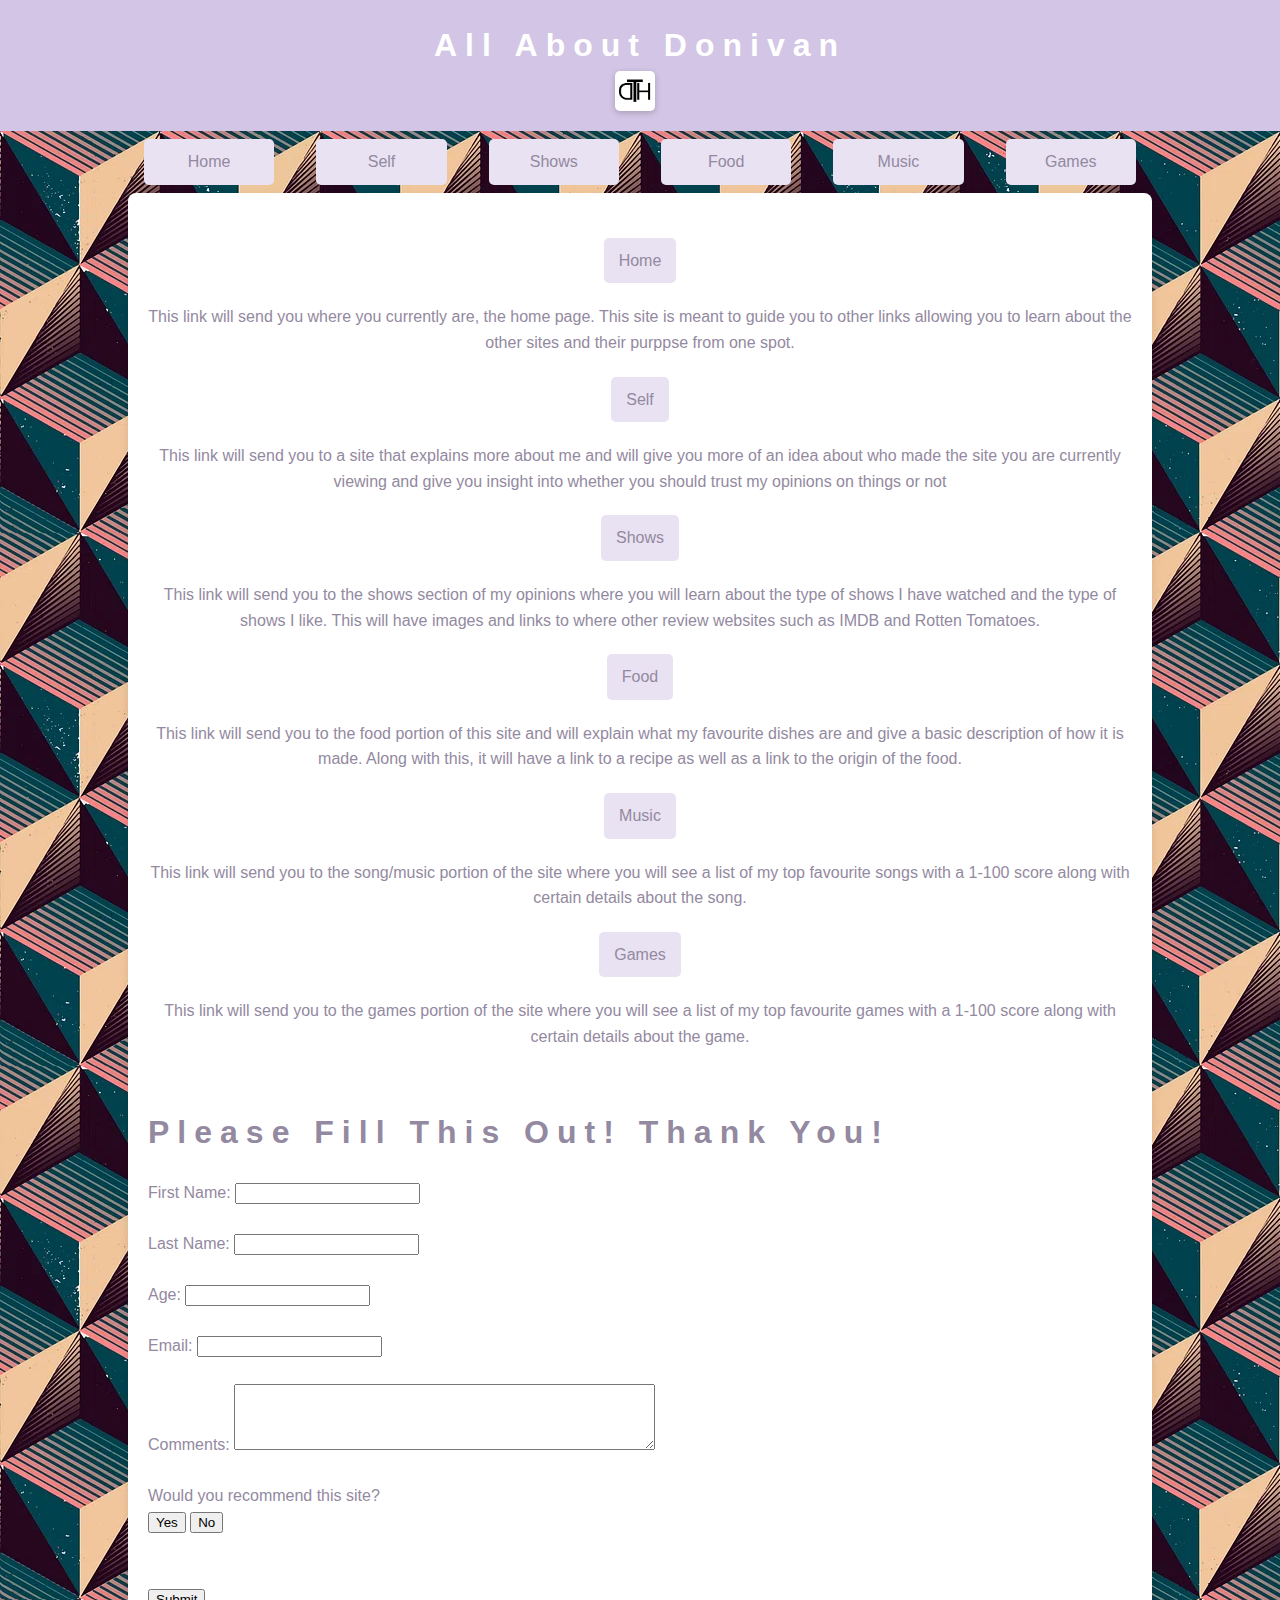
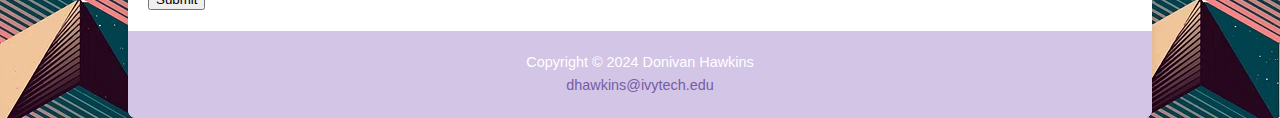
<file: index.html>
﻿<!DOCTYPE html>

<html lang="en" xmlns="http://www.w3.org/1999/xhtml">
<head>
    <meta charset="utf-8">
    <meta name="viewport" content="width=device-width, initial-scale=1.0">
    <meta name="description" content="Donivan Hawkins' Opinions On Shows, Games, Music, Food, and Descriptions About Himself">
    <title>All About Donivan :: Home</title>
    <link rel="icon" type="image/png" sizes="32x32" href="images/Logo1.png">
    <link rel="stylesheet" type="text/css" href="donivanCSS.css">
</head>
<body id="home">
    <header>
        <h1><a href="index.html">All About Donivan</a> </h1>
        <div class="image-gallery">
             <h1><img src="images/Logo/Logo1.png" alt="Logo" class="logo"> </h1>
        </div>
    </header>

        <nav>
            <ul>
                <li><a href="index.html">Home</a></li>
                <li><a href="self.html">Self</a></li>
                <li><a href="shows.html">Shows</a></li>
                <li><a href="food.html">Food</a></li>
                <li><a href="music.html">Music</a></li>
                <li><a href="games.html">Games</a></li>
            </ul>
        </nav>

    <div id="wrapper">
        <main>
            <div id="flow">
                <div>
                    <a href="index.html">Home</a>
                    <P>This link will send you where you currently are, the home page. This site is meant to guide you to other links
                    allowing you to learn about the other sites and their purppse from one spot.</p>
                    <a href="self.html">Self</a>
                    <P>This link will send you to a site that explains more about me and will give you more of an idea about who
                    made the site you are currently viewing and give you insight into whether you should trust my opinions on things or not</p>
                    <a href="shows.html">Shows</a>
                    <P>This link will send you to the shows section of my opinions where you will learn about the type of shows I have watched
                    and the type of shows I like. This will have images and links to where other review websites such as IMDB and Rotten Tomatoes.</p>
                    <a href="food.html">Food</a>
                    <P>This link will send you to the food portion of this site and will explain what my favourite dishes are and give a basic 
                    description of how it is made. Along with this, it will have a link to a recipe as well as a link to the origin of the food.</p>
                    <a href="music.html">Music</a>
                    <P>This link will send you to the song/music portion of the site where you will see a list of my top favourite
                    songs with a 1-100 score along with certain details about the song.</p>
                    <a href="games.html">Games</a>
                    <p>This link will send you to the games portion of the site where you will see a list of my top favourite
                    games with a 1-100 score along with certain details about the game.</p>
                </div>
            </div>

    <h1>Please Fill This Out! Thank You!</h1>
    <form id="basicForm" onsubmit="showConfirmation(event)">
        <label for="firstName">First Name:</label>
        <input type="text" id="firstName" name="firstName" pattern="^[A-Za-z]+$" required>
        <br><br>
        
        <label for="lastName">Last Name:</label>
        <input type="text" id="lastName" name="lastName" pattern="^[A-Za-z]+$" required>
        <br><br>

        <label for="age">Age:</label>
        <input type="number" id="age" name="age" required>
        <br><br>

        <label for="email">Email:</label>
        <input type="email" id="email" name="email" required>
        <br><br>

        <label for="comments">Comments:</label>
        <textarea id="comments" name="comments" rows="4" cols="50"></textarea>
        <br><br>

        <label>Would you recommend this site?</label>
        <div class="yes-no-buttons">
            <button type="button" onclick="setRecommendation(true)">Yes</button>
            <button type="button" onclick="setRecommendation(false)">No</button>
        </div>
        <input type="hidden" id="recommend" name="recommend">

        <br><br>
        <button type="submit">Submit</button>
    </form>

    <div id="confirmation" style="display: none;"></div>

    <script>
        let recommendation = null;

        function setRecommendation(value) {
            recommendation = value;
            document.getElementById("recommend").value = value;
        }

        function showConfirmation(event) {
            event.preventDefault();

            const firstName = document.getElementById("firstName").value;
            const lastName = document.getElementById("lastName").value;
            const email = document.getElementById("email").value;
            const age = document.getElementById("age").value;
            const comments = document.getElementById("comments").value;
            const recommend = recommendation === null ? "No response" : recommendation ? "Yes" : "No";

            const confirmationDiv = document.getElementById("confirmation");
            confirmationDiv.style.display = "block";
            confirmationDiv.innerHTML = `
                <b>Thank you for your submission!</b><br>
                <b>Name:</b> ${firstName} ${lastName}<br>
                <b>Age:</b> ${age}<br>
                <b>Email:</b> ${email}<br>
                <b>Comments:</b> ${comments}<br>
                <b>Would you recommend this site?</b> ${recommend}
            `;
        }
    </script>
    </main>
        <footer>
            Copyright © 2024 Donivan Hawkins<br>
            <a href="mailto:dhawkins@ivytech.edu">dhawkins@ivytech.edu</a>
        </footer>
    </div>
</body>

</html>
</file>
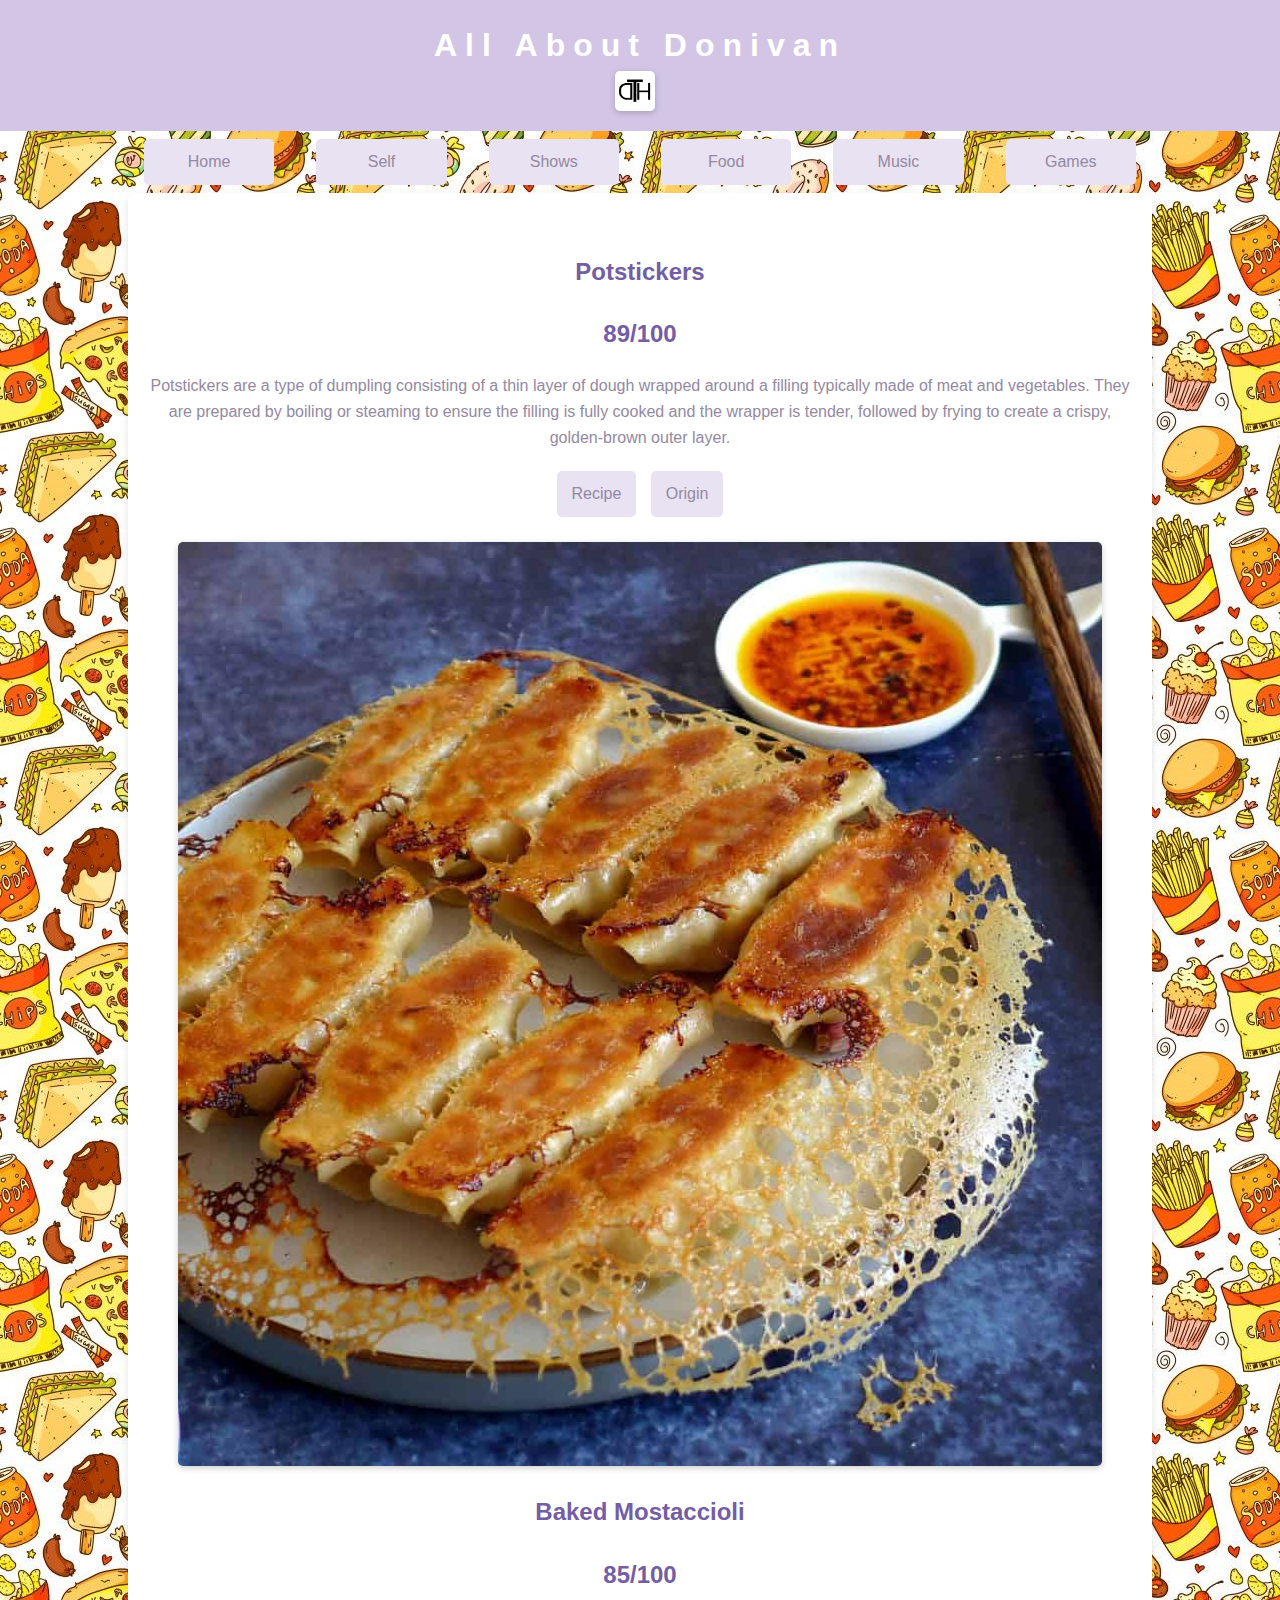
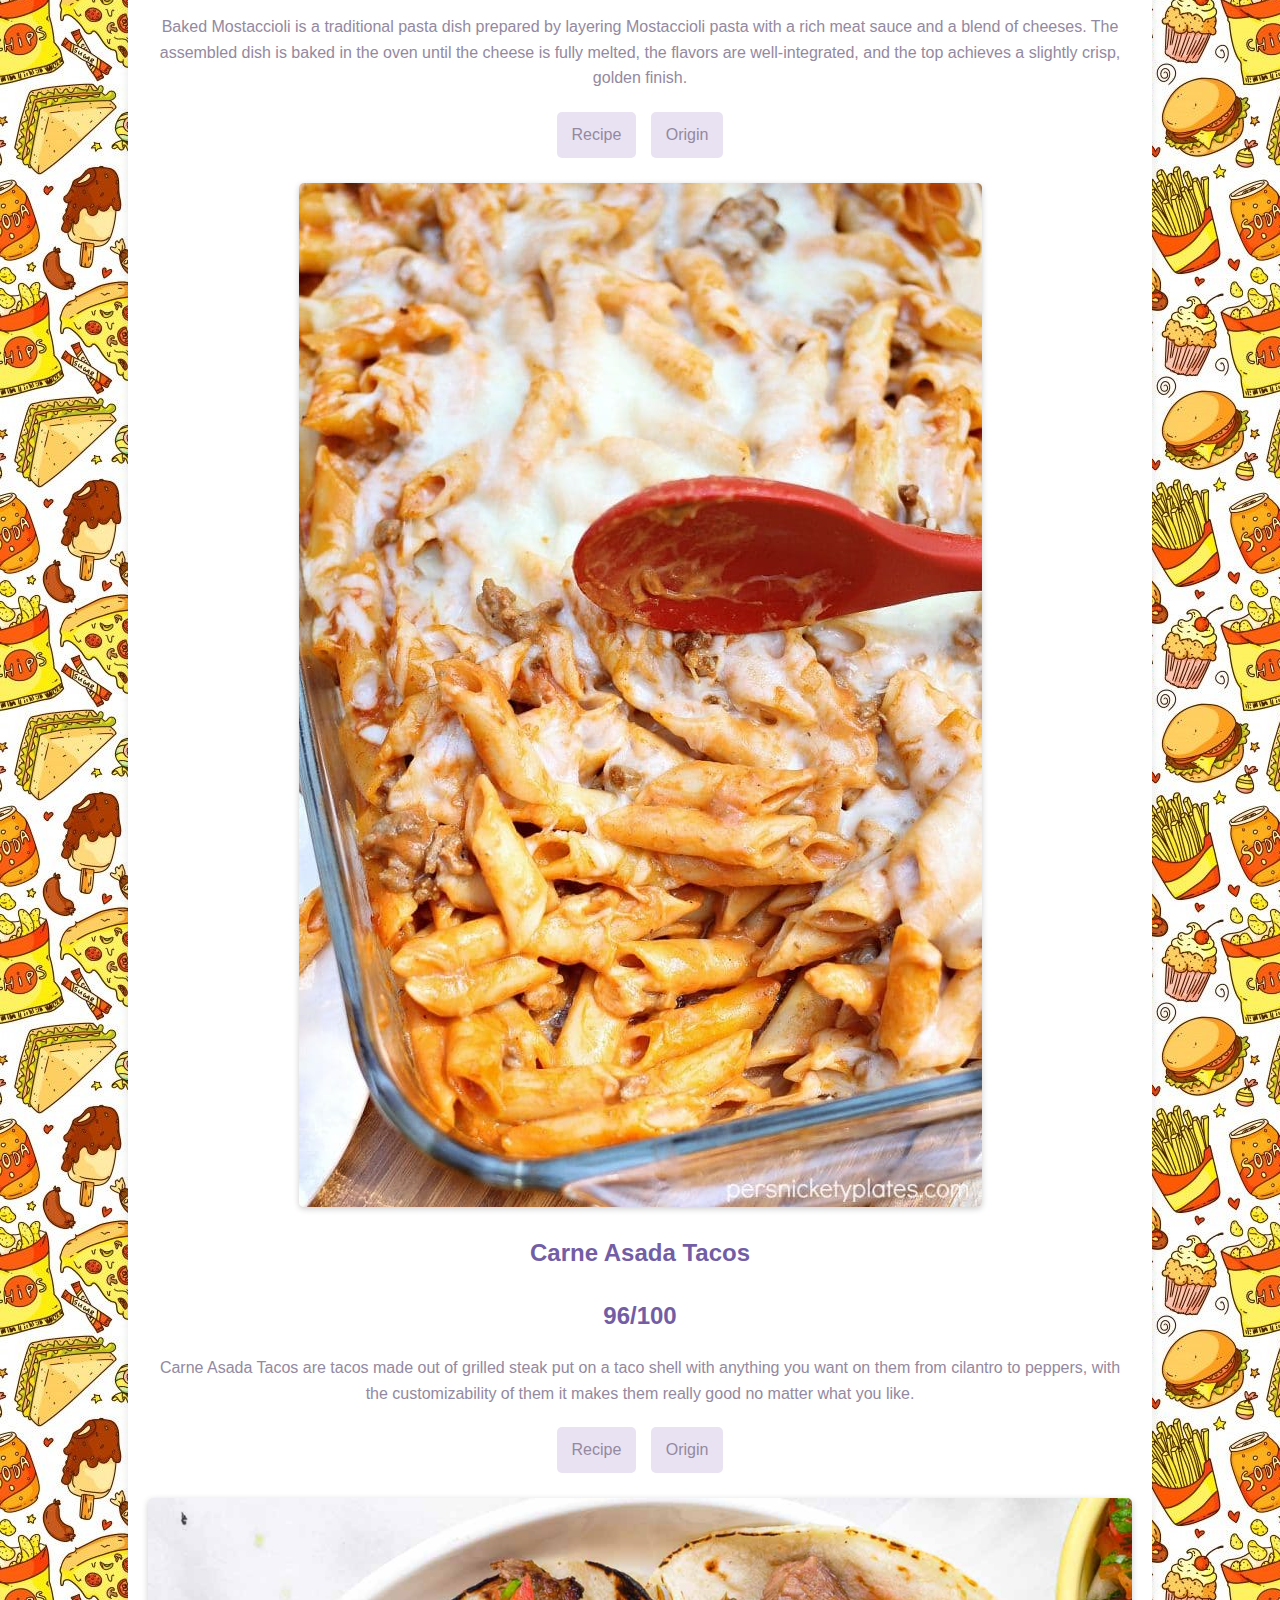
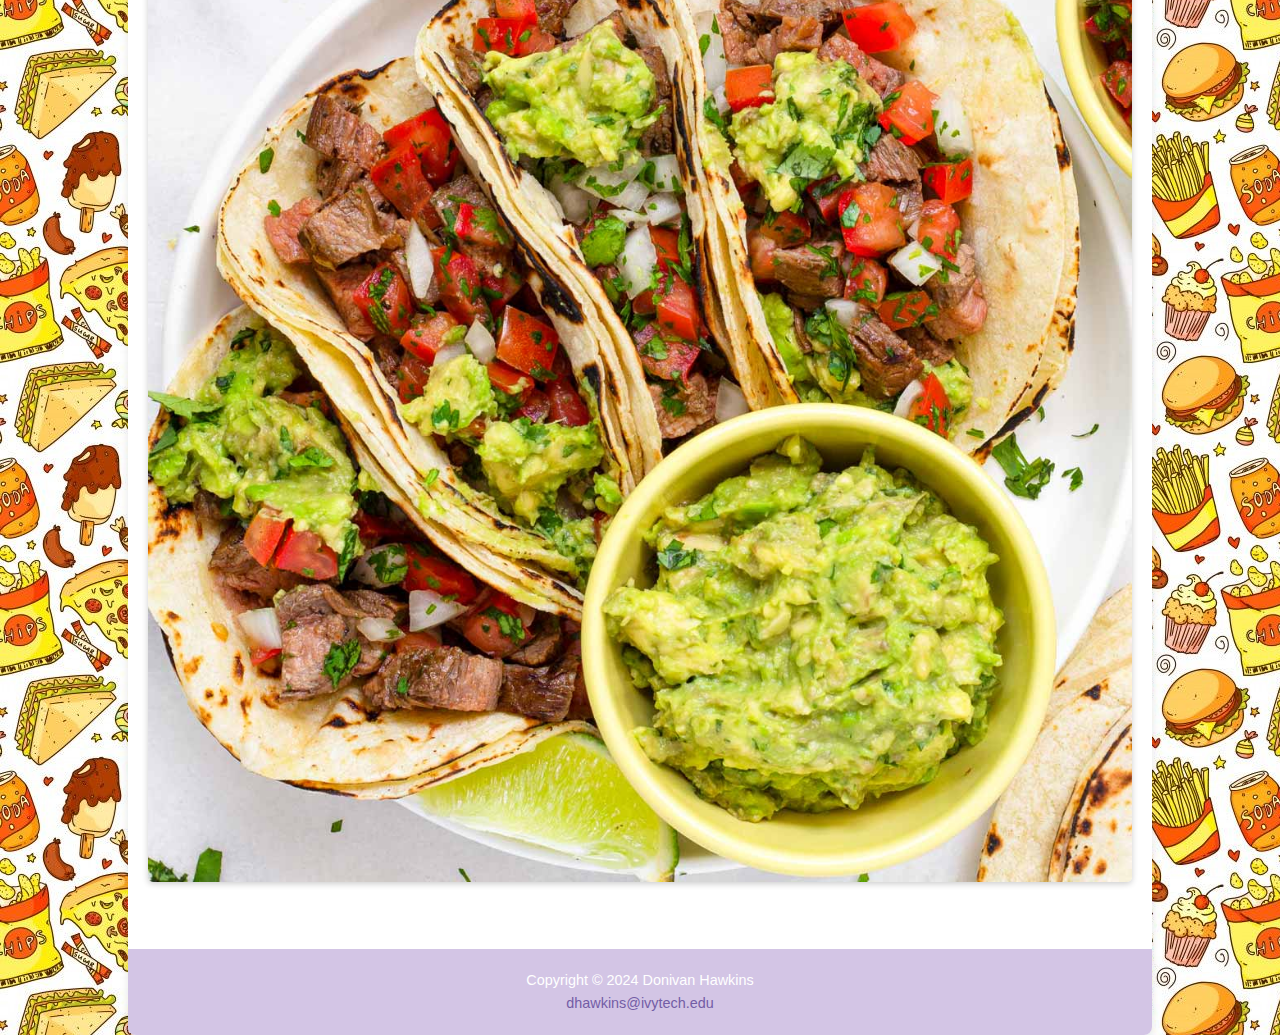
<file: food.html>
﻿<!DOCTYPE html>

<html lang="en" xmlns="http://www.w3.org/1999/xhtml">
<head>
    <meta charset="utf-8">
    <meta name="viewport" content="width=device-width, initial-scale=1.0">
    <meta name="description" content="Donivan Hawkins' Opinions On Shows, Games, Music, Food, and Descriptions About Himself">
    <title>All About Donivan :: Food</title>
    <link rel="icon" type="image/png" sizes="32x32" href="images/Logo1.png">
    <link rel="stylesheet" type="text/css" href="donivanCSS.css">
</head>
<body id="food">
    <header>
        <h1><a href="index.html">All About Donivan</a> </h1>
        <div class="image-gallery">
             <h1><img src="images/Logo/Logo1.png" alt="Logo" class="logo"> </h1>
        </div>
    </header>

        <nav>
            <ul>
                <li><a href="index.html">Home</a></li>
                <li><a href="self.html">Self</a></li>
                <li><a href="shows.html">Shows</a></li>
                <li><a href="food.html">Food</a></li>
                <li><a href="music.html">Music</a></li>
                <li><a href="games.html">Games</a></li>
            </ul>
        </nav>

    <div id="wrapper">
        <main>
            <div id="flow">
                <div>
                    <h2>Potstickers</h2>

                    <h3>89/100</h3>

                    <P>
                    
                    Potstickers are a type of dumpling consisting of a thin layer of dough wrapped around a filling
                    typically made of meat and vegetables. They are prepared by boiling or steaming to ensure the 
                    filling is fully cooked and the wrapper is tender, followed by frying to create a crispy, 
                    golden-brown outer layer.
                    </p>
                    
                    <a href="https://www.spoonforkbacon.com/pot-stickers/">Recipe</a>
                    <a href="https://www.windchimeschinese.com/windchimes-blog/2018/6/20/the-legend-of-potstickers">Origin</a>

                    <div class="image-gallery">
                        <img src="images/Food/Potstickers.jpg" alt="Picture of potstickers">
                    </div>

                    <h2>Baked Mostaccioli</h2>

                    <h3>85/100</h3>

                    <P>
                    
                    Baked Mostaccioli is a traditional pasta dish prepared by layering Mostaccioli 
                    pasta with a rich meat sauce and a blend of cheeses. The assembled dish is baked in 
                    the oven until the cheese is fully melted, the flavors are well-integrated, and the top 
                    achieves a slightly crisp, golden finish.
                    </p>
                    
                    <a href="https://domesticsuperhero.com/baked-mostaccioli/">Recipe</a>
                    <a href="https://medium.com/conquer-magazine/baked-mostaccioli-923074ae1bd0">Origin</a>

                    <div class="image-gallery">
                        <img src="images/Food/BakedMostaccioli.jpg" alt="Picture of Baked Mostaccioli">
                    </div>

                    <h2>Carne Asada Tacos</h2>

                    <h3>96/100</h3>

                    <P>
                    Carne Asada Tacos are tacos made out of grilled steak put on a taco shell with 
                    anything you want on them from cilantro to peppers, with the customizability of them
                    it makes them really good no matter what you like.
                    </p>
                    
                    <a href="https://downshiftology.com/recipes/carne-asada-tacos/">Recipe</a>
                    <a href="https://backyardtaco.com/blog/carne-asada-history/">Origin</a>

                    <div class="image-gallery">
                        <img src="images/Food/CarneAsadaTacos.jpg" alt="Picture of Baked Carne Asada Tacos">
                    </div>

                </div>
            </div>
        </main>
        <footer>
            Copyright © 2024 Donivan Hawkins<br>
            <a href="mailto:dhawkins@ivytech.edu">dhawkins@ivytech.edu</a>
        </footer>
    </div>
</body>

</html>
</file>
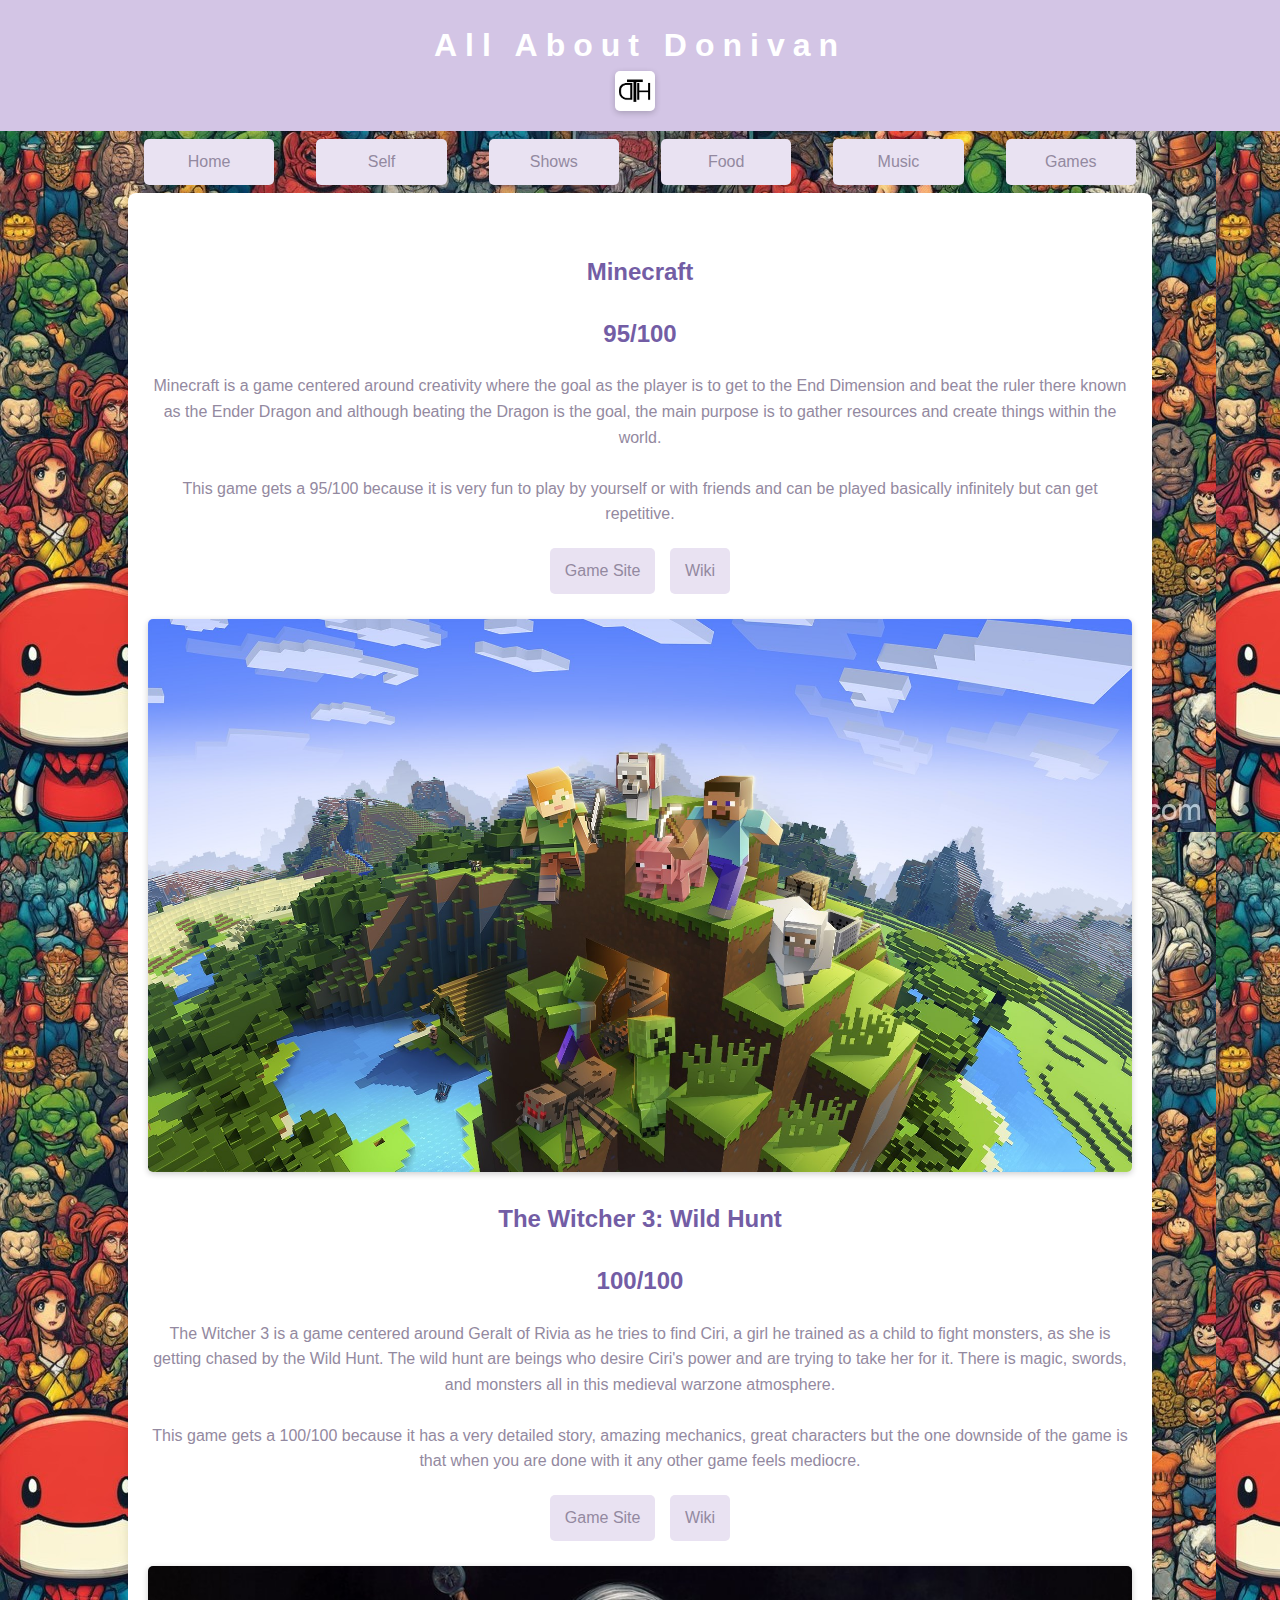
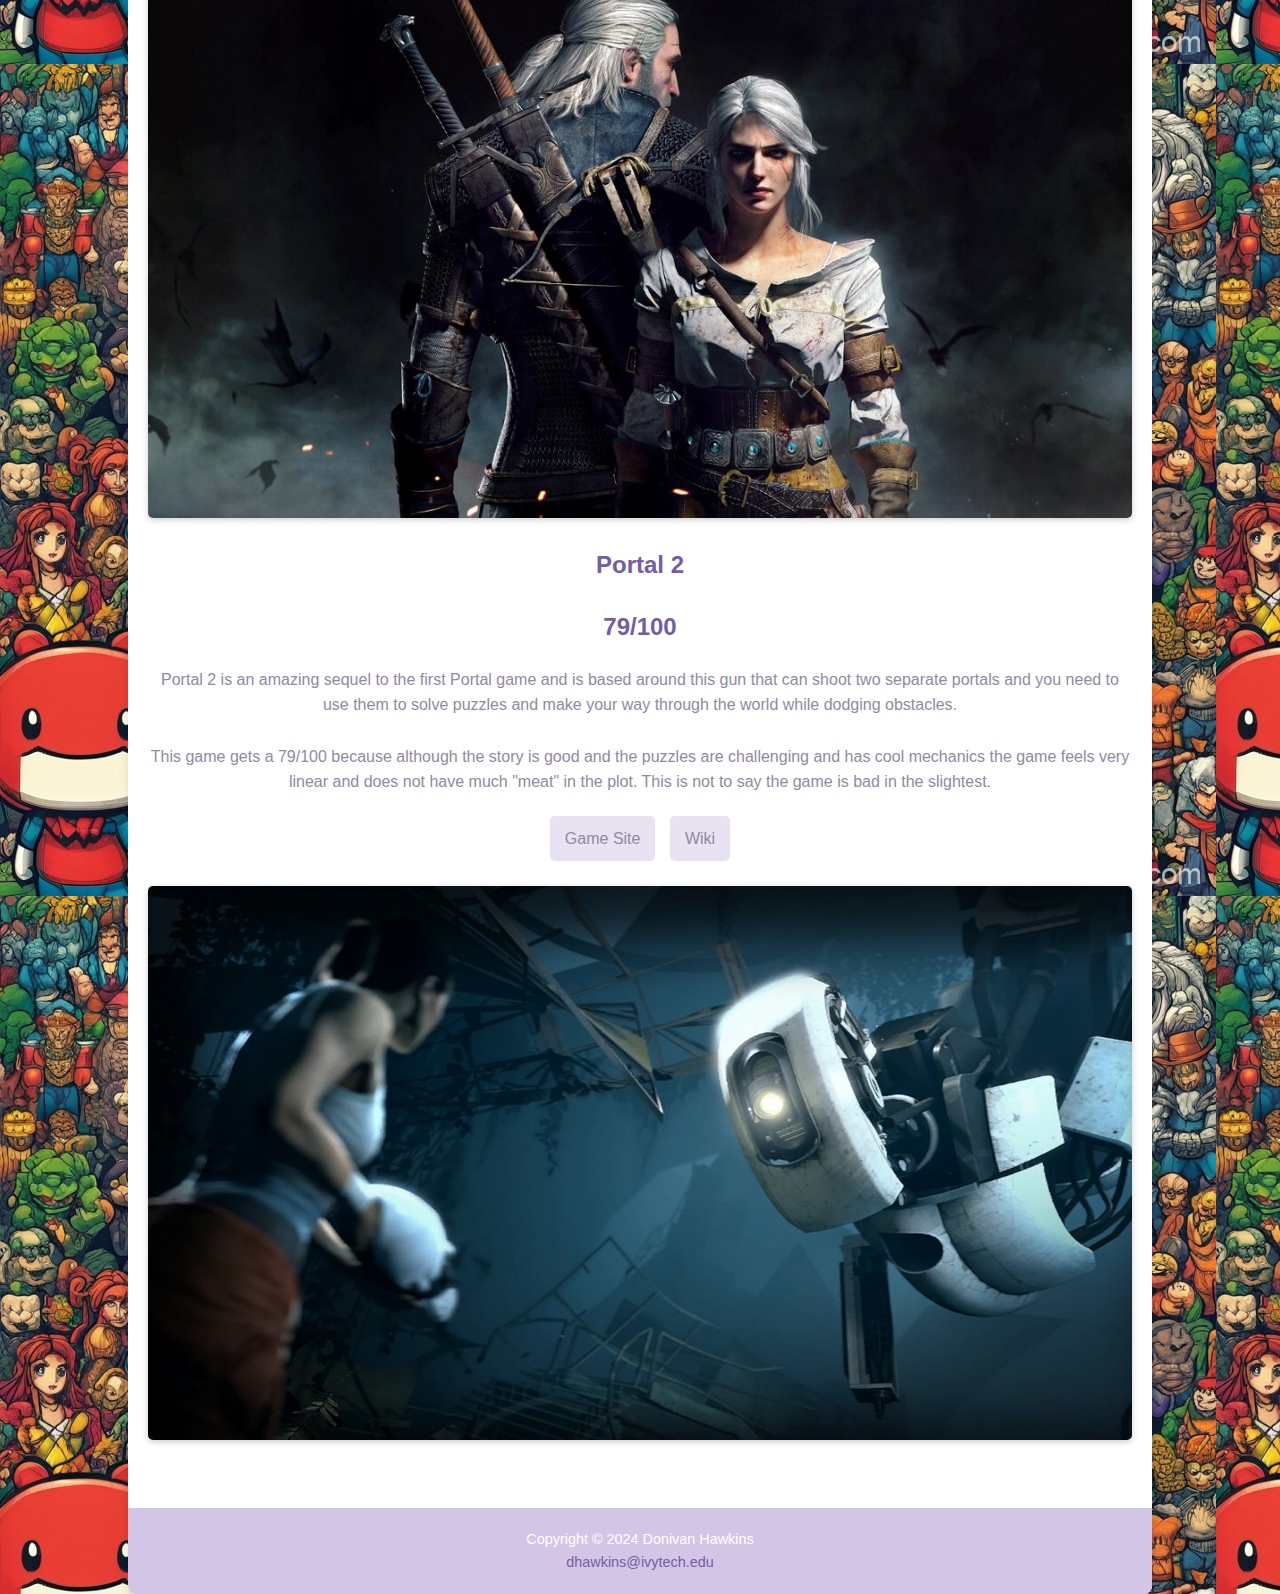
<file: games.html>
﻿<!DOCTYPE html>

<html lang="en" xmlns="http://www.w3.org/1999/xhtml">
<head>
    <meta charset="utf-8">
    <meta name="viewport" content="width=device-width, initial-scale=1.0">
    <meta name="description" content="Donivan Hawkins' Opinions On Shows, Games, Music, Food, and Descriptions About Himself">
    <title>All About Donivan :: Games</title>
    <link rel="icon" type="image/png" sizes="32x32" href="images/Logo1.png">
    <link rel="stylesheet" type="text/css" href="donivanCSS.css">
</head>
<body id="games">
    <header>
        <h1><a href="index.html">All About Donivan</a> </h1>
        <div class="image-gallery">
             <h1><img src="images/Logo/Logo1.png" alt="Logo" class="logo"> </h1>
        </div>
    </header>

        <nav>
            <ul>
                <li><a href="index.html">Home</a></li>
                <li><a href="self.html">Self</a></li>
                <li><a href="shows.html">Shows</a></li>
                <li><a href="food.html">Food</a></li>
                <li><a href="music.html">Music</a></li>
                <li><a href="games.html">Games</a></li>
            </ul>
        </nav>

    <div id="wrapper">
        <main>
            <div id="flow">
                <div>
                    <h2>Minecraft</h2>
                    
                    <h3>95/100</h3>

                    <P>
                    Minecraft is a game centered around creativity where the goal as the player is 
                    to get to the End Dimension and beat the ruler there known as the Ender Dragon
                    and although beating the Dragon is the goal, the main purpose is to gather resources and
                    create things within the world.
                    <br><br>

                    This game gets a 95/100 because it is very fun to play by yourself or with friends
                    and can be played basically infinitely but can get repetitive.
                    </p>
                    
                    <a href="https://www.minecraft.net/en-us">Game Site</a>
                    <a href="https://minecraft.wiki/">Wiki</a>

                    <div class="image-gallery">
                        <img src="images/Games/Minecraft.jpg" alt="Picture of Minecraft">
                    </div>

                    <h2>The Witcher 3: Wild Hunt</h2>
                    
                    <h3>100/100</h3>

                    <P>
                    The Witcher 3 is a game centered around Geralt of Rivia as he tries to find Ciri, a girl
                    he trained as a child to fight monsters, as she is getting chased by the Wild Hunt. The wild hunt 
                    are beings who desire Ciri's power and are trying to take her for it. There is magic, swords,
                    and monsters all in this medieval warzone atmosphere.


                    <br><br>

                    This game gets a 100/100 because it has a very detailed story, amazing mechanics, great characters
                    but the one downside of the game is that when you are done with it any other game feels mediocre.
                    </p>
                    
                    <a href="https://www.thewitcher.com/us/en/witcher3">Game Site</a>
                    <a href="https://witcher.fandom.com/wiki/The_Witcher_3:_Wild_Hunt">Wiki</a>

                    <div class="image-gallery">
                        <img src="images/Games/Witcher3.jpg" alt="Picture of The Witcher 3">
                    </div>

                    <h2>Portal 2</h2>
                    
                    <h3>79/100</h3>

                    <P>
                    Portal 2 is an amazing sequel to the first Portal game and is based around this gun that can shoot
                    two separate portals and you need to use them to solve puzzles and make your way through the world
                    while dodging obstacles.


                    <br><br>

                    This game gets a 79/100 because although the story is good and the puzzles are challenging and 
                    has cool mechanics the game feels very linear and does not have much "meat" in the plot. This is not
                    to say the game is bad in the slightest.
                    </p>
                    
                    <a href="https://www.thinkwithportals.com">Game Site</a>
                    <a href="https://theportalwiki.com/wiki/Main_Page">Wiki</a>

                    <div class="image-gallery">
                        <img src="images/Games/Portal2.jpg" alt="Picture of Portal 2">
                    </div>
                </div>
            </div>
        </main>
        <footer>
            Copyright © 2024 Donivan Hawkins<br>
            <a href="mailto:dhawkins@ivytech.edu">dhawkins@ivytech.edu</a>
        </footer>
    </div>
</body>

</html>
</file>
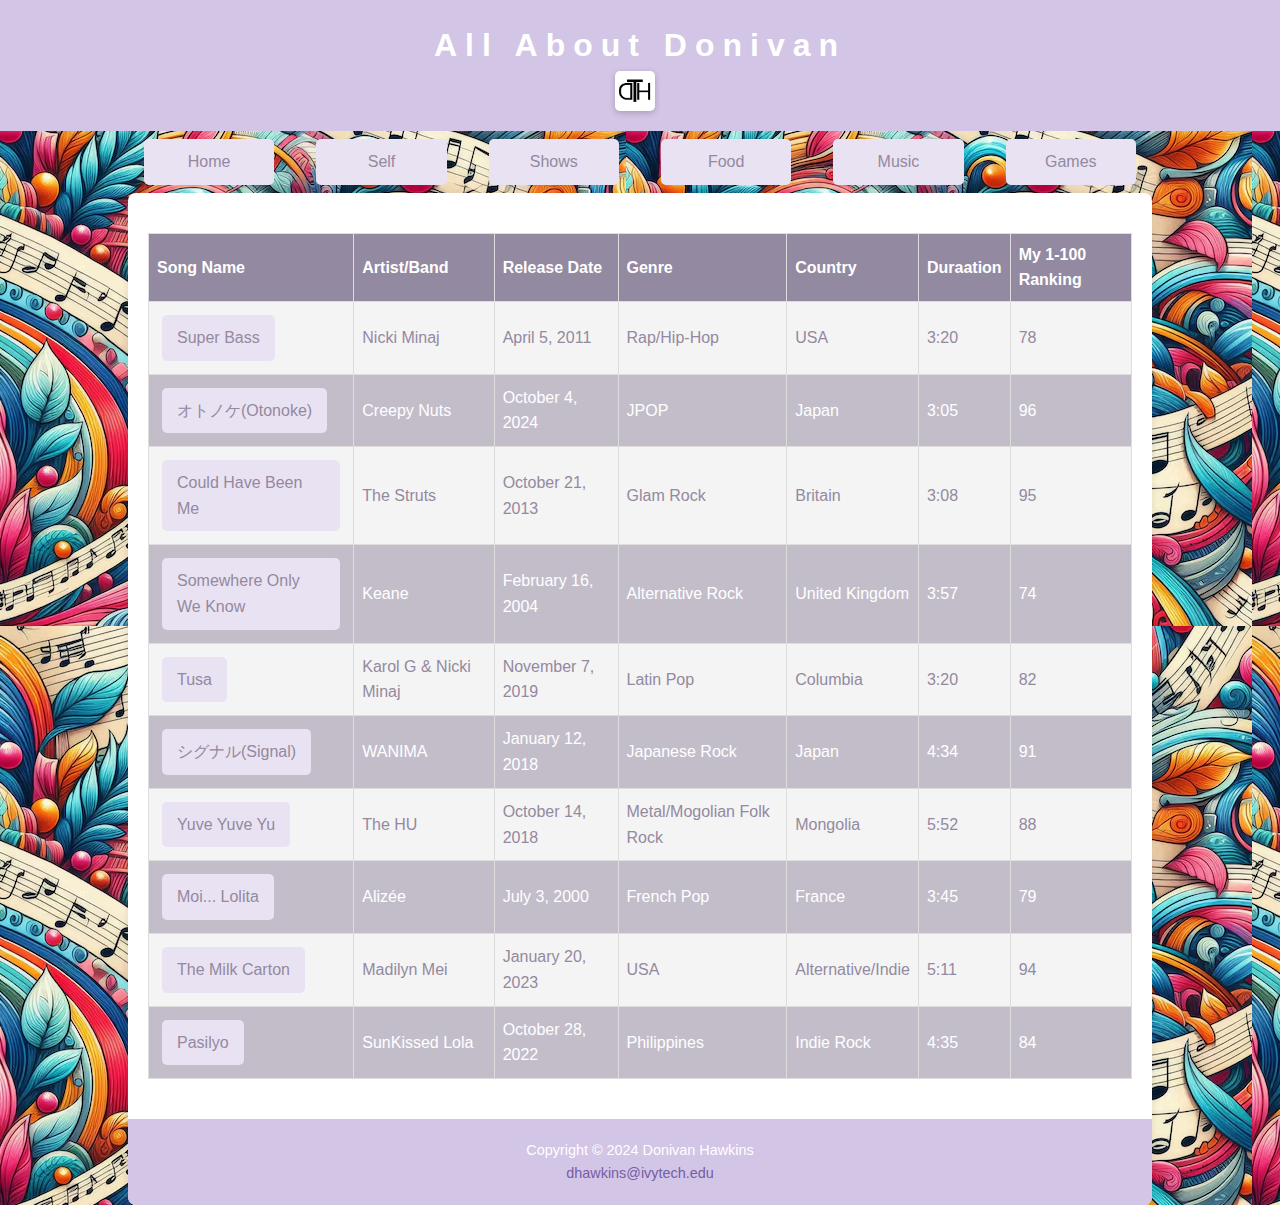
<file: music.html>
﻿<!DOCTYPE html>

<html lang="en" xmlns="http://www.w3.org/1999/xhtml">
<head>
    <meta charset="utf-8">
    <meta name="viewport" content="width=device-width, initial-scale=1.0">
    <meta name="description" content="Donivan Hawkins' Opinions On Shows, Games, Music, Food, and Descriptions About Himself">
    <title>All About Donivan :: Music</title>
    <link rel="icon" type="image/png" sizes="32x32" href="images/Logo1.png">
    <link rel="stylesheet" type="text/css" href="donivanCSS.css">
</head>

<body id="music">
    <header>
        <h1><a href="index.html">All About Donivan</a> </h1>
        <div class="image-gallery">
             <h1><img src="images/Logo/Logo1.png" alt="Logo" class="logo"> </h1>
        </div>
    </header>

        <nav>
            <ul>
                <li><a href="index.html">Home</a></li>
                <li><a href="self.html">Self</a></li>
                <li><a href="shows.html">Shows</a></li>
                <li><a href="food.html">Food</a></li>
                <li><a href="music.html">Music</a></li>
                <li><a href="games.html">Games</a></li>
            </ul>
        </nav>

    <div id="wrapper">
        <main>
            <div id="flow">
                <div>
                    <table>
                        <thead>
                            <tr>
                                <th>Song Name</th>
                                <th>Artist/Band</th>
                                <th>Release Date</th>
                                <th>Genre</th>
                                <th>Country</th>
                                <th>Duraation</th>
                                <th>My 1-100 Ranking</th>
                            </tr>
                        </thead>
                        <tbody>
                            <tr>
                                <td><a href="https://www.youtube.com/watch?v=4JipHEz53sU">Super Bass</a></td>
                                <td>Nicki Minaj</td>
                                <td>April 5, 2011</td>
                                <td>Rap/Hip-Hop</td>
                                <td>USA</td>
                                <td>3:20</td>
                                <td>78</td>
                            </tr>
                            <tr>
                                <td><a href="https://www.youtube.com/watch?v=tRwHpyOq4P4">オトノケ(Otonoke)</a></td>
                                <td>Creepy Nuts</td>
                                <td>October 4, 2024</td>
                                <td>JPOP</td>
                                <td>Japan</td>
                                <td>3:05</td>
                                <td>96</td>
                            </tr>
                            <tr>
                                <td><a href="https://www.youtube.com/watch?v=ARhk9K_mviE">Could Have Been Me</a></td>
                                <td>The Struts</td>
                                <td>October 21, 2013</td>
                                <td>Glam Rock</td>
                                <td>Britain</td>
                                <td>3:08</td>
                                <td>95</td>
                            </tr>
                            <tr>
                                <td><a href="https://www.youtube.com/watch?v=Oextk-If8HQ">Somewhere Only We Know</a></td>
                                <td>Keane</td>
                                <td>February 16, 2004</td>
                                <td>Alternative Rock</td>
                                <td>United Kingdom</td>
                                <td>3:57</td>
                                <td>74</td>
                            </tr>
                            <tr>
                                <td><a href="https://www.youtube.com/watch?v=tbneQDc2H3I">Tusa</a></td>
                                <td>Karol G & Nicki Minaj</td>
                                <td>November 7, 2019</td>
                                <td>Latin Pop</td>
                                <td>Columbia</td>
                                <td>3:20</td>
                                <td>82</td>
                            </tr>
                            <tr>
                                <td><a href="https://www.youtube.com/watch?v=DSZUUnaeWFQ">シグナル(Signal)</a></td>
                                <td>WANIMA</td>
                                <td>January 12, 2018</td>
                                <td>Japanese Rock</td>
                                <td>Japan</td>
                                <td>4:34</td>
                                <td>91</td>
                            </tr>
                            <tr>
                                <td><a href="https://www.youtube.com/watch?v=v4xZUr0BEfE">Yuve Yuve Yu</a></td>
                                <td>The HU</td>
                                <td>October 14, 2018</td>
                                <td>Metal/Mogolian Folk Rock</td>
                                <td>Mongolia</td>
                                <td>5:52</td>
                                <td>88</td>
                            </tr>
                            <tr>
                                <td><a href="https://www.youtube.com/watch?v=zfXBNQMj2SE">Moi... Lolita</a></td>
                                <td>Alizée</td>
                                <td>July 3, 2000</td>
                                <td>French Pop</td>
                                <td>France</td>
                                <td>3:45</td>
                                <td>79</td>
                            </tr>
                            <tr>
                                <td><a href="https://www.youtube.com/watch?v=9nClbZEZnwY">The Milk Carton</a></td>
                                <td>Madilyn Mei</td>
                                <td>January 20, 2023</td>
                                <td>USA</td>
                                <td>Alternative/Indie</td>
                                <td>5:11</td>
                                <td>94</td>
                            </tr>
                            <tr>
                                <td><a href="https://www.youtube.com/watch?v=XToA-1dZYWA">Pasilyo</a></td>
                                <td>SunKissed Lola</td>
                                <td>October 28, 2022</td>
                                <td>Philippines</td>
                                <td>Indie Rock</td>
                                <td>4:35</td>
                                <td>84</td>
                            </tr>
                        </tbody>
                    </table>
                </div>
            </div>
        </main>
        <footer>
            Copyright © 2024 Donivan Hawkins<br>
            <a href="mailto:dhawkins@ivytech.edu">dhawkins@ivytech.edu</a>
        </footer>
    </div>
</body>

</html>
</file>
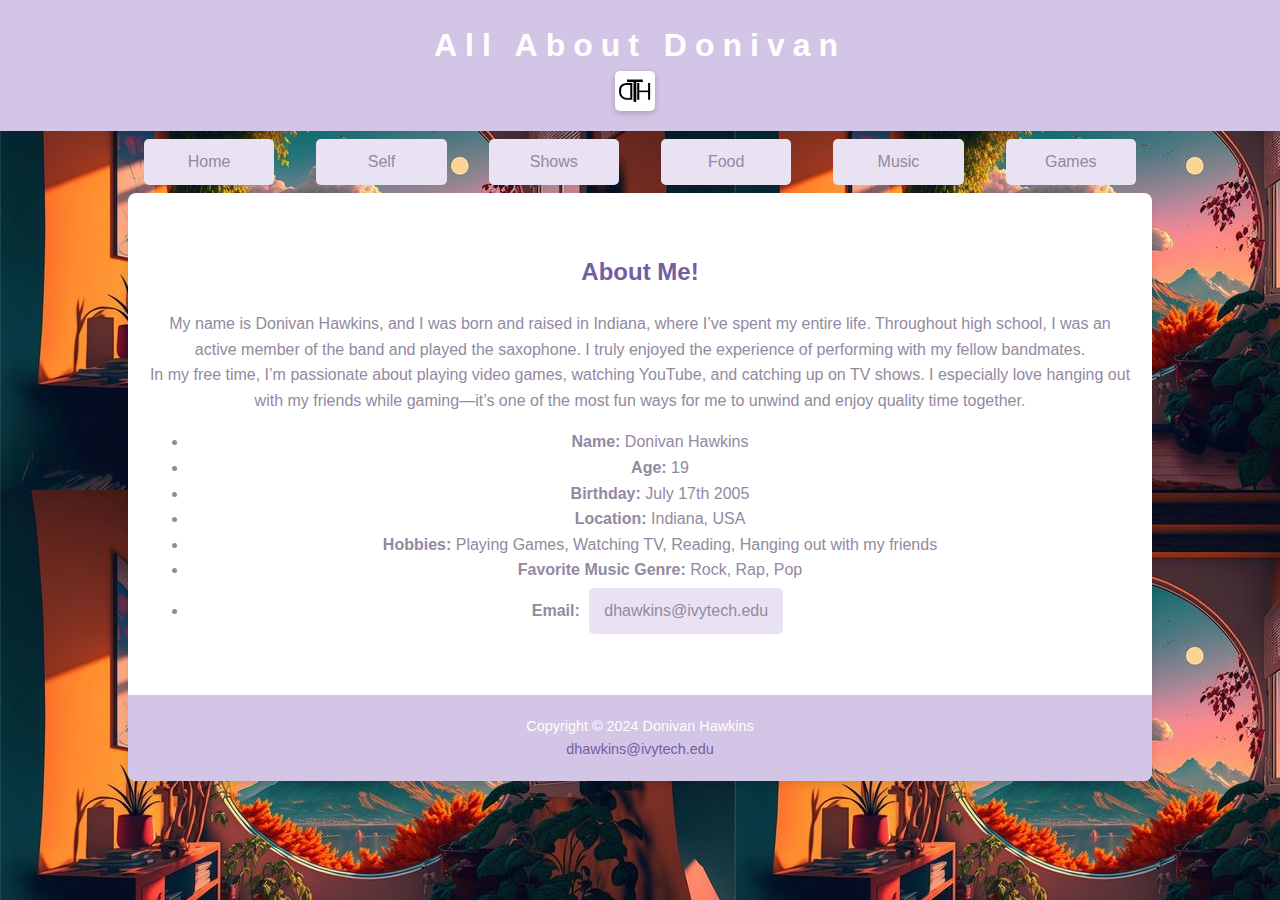
<file: self.html>
﻿<!DOCTYPE html>

<html lang="en" xmlns="http://www.w3.org/1999/xhtml">
<head>
    <meta charset="utf-8">
    <meta name="viewport" content="width=device-width, initial-scale=1.0">
    <meta name="description" content="Donivan Hawkins' Opinions On Shows, Games, Music, Food, and Descriptions About Himself">
    <title>All About Donivan :: Self</title>
    <link rel="icon" type="image/png" sizes="32x32" href="images/Logo1.png">
    <link rel="stylesheet" type="text/css" href="donivanCSS.css">
</head>
<body id="self">
    <header>
        <h1><a href="index.html">All About Donivan</a> </h1>
        <div class="image-gallery">
             <h1><img src="images/Logo/Logo1.png" alt="Logo" class="logo"> </h1>
        </div>
    </header>

        <nav>
            <ul>
                <li><a href="index.html">Home</a></li>
                <li><a href="self.html">Self</a></li>
                <li><a href="shows.html">Shows</a></li>
                <li><a href="food.html">Food</a></li>
                <li><a href="music.html">Music</a></li>
                <li><a href="games.html">Games</a></li>
            </ul>
        </nav>

    <div id="wrapper">
        <main>
            <div id="flow">
                <div>
                    <h2>About Me!</h2>

                    <P>
                    My name is Donivan Hawkins, and I was born and raised in Indiana, 
                    where I’ve spent my entire life. Throughout high school, I was an 
                    active member of the band and played the saxophone. I truly enjoyed the experience 
                    of performing with my fellow bandmates.

                    <br>

                    In my free time, I’m passionate about playing video games, watching YouTube,
                    and catching up on TV shows. I especially love hanging out with my friends while 
                    gaming—it’s one of the most fun ways for me to unwind and enjoy quality time together.


                    </p>

                    <ul>
                        <li><strong>Name:</strong> Donivan Hawkins</li>
                        <li><strong>Age:</strong> 19</li>
                        <li><strong>Birthday:</strong> July 17th 2005</li>
                        <li><strong>Location:</strong> Indiana, USA</li>
                        <li><strong>Hobbies:</strong> Playing Games, Watching TV, Reading, Hanging out with my friends</li>
                        <li><strong>Favorite Music Genre:</strong> Rock, Rap, Pop</li>
                        <li><strong>Email:</strong> <a href="mailto:dhawkins@ivytech.edu">dhawkins@ivytech.edu</a></li>
                    </ul>
                </div>
            </div>
        </main>
        <footer>
            Copyright © 2024 Donivan Hawkins<br>
            <a href="mailto:dhawkins@ivytech.edu">dhawkins@ivytech.edu</a>
        </footer>
    </div>
</body>

</html>
</file>
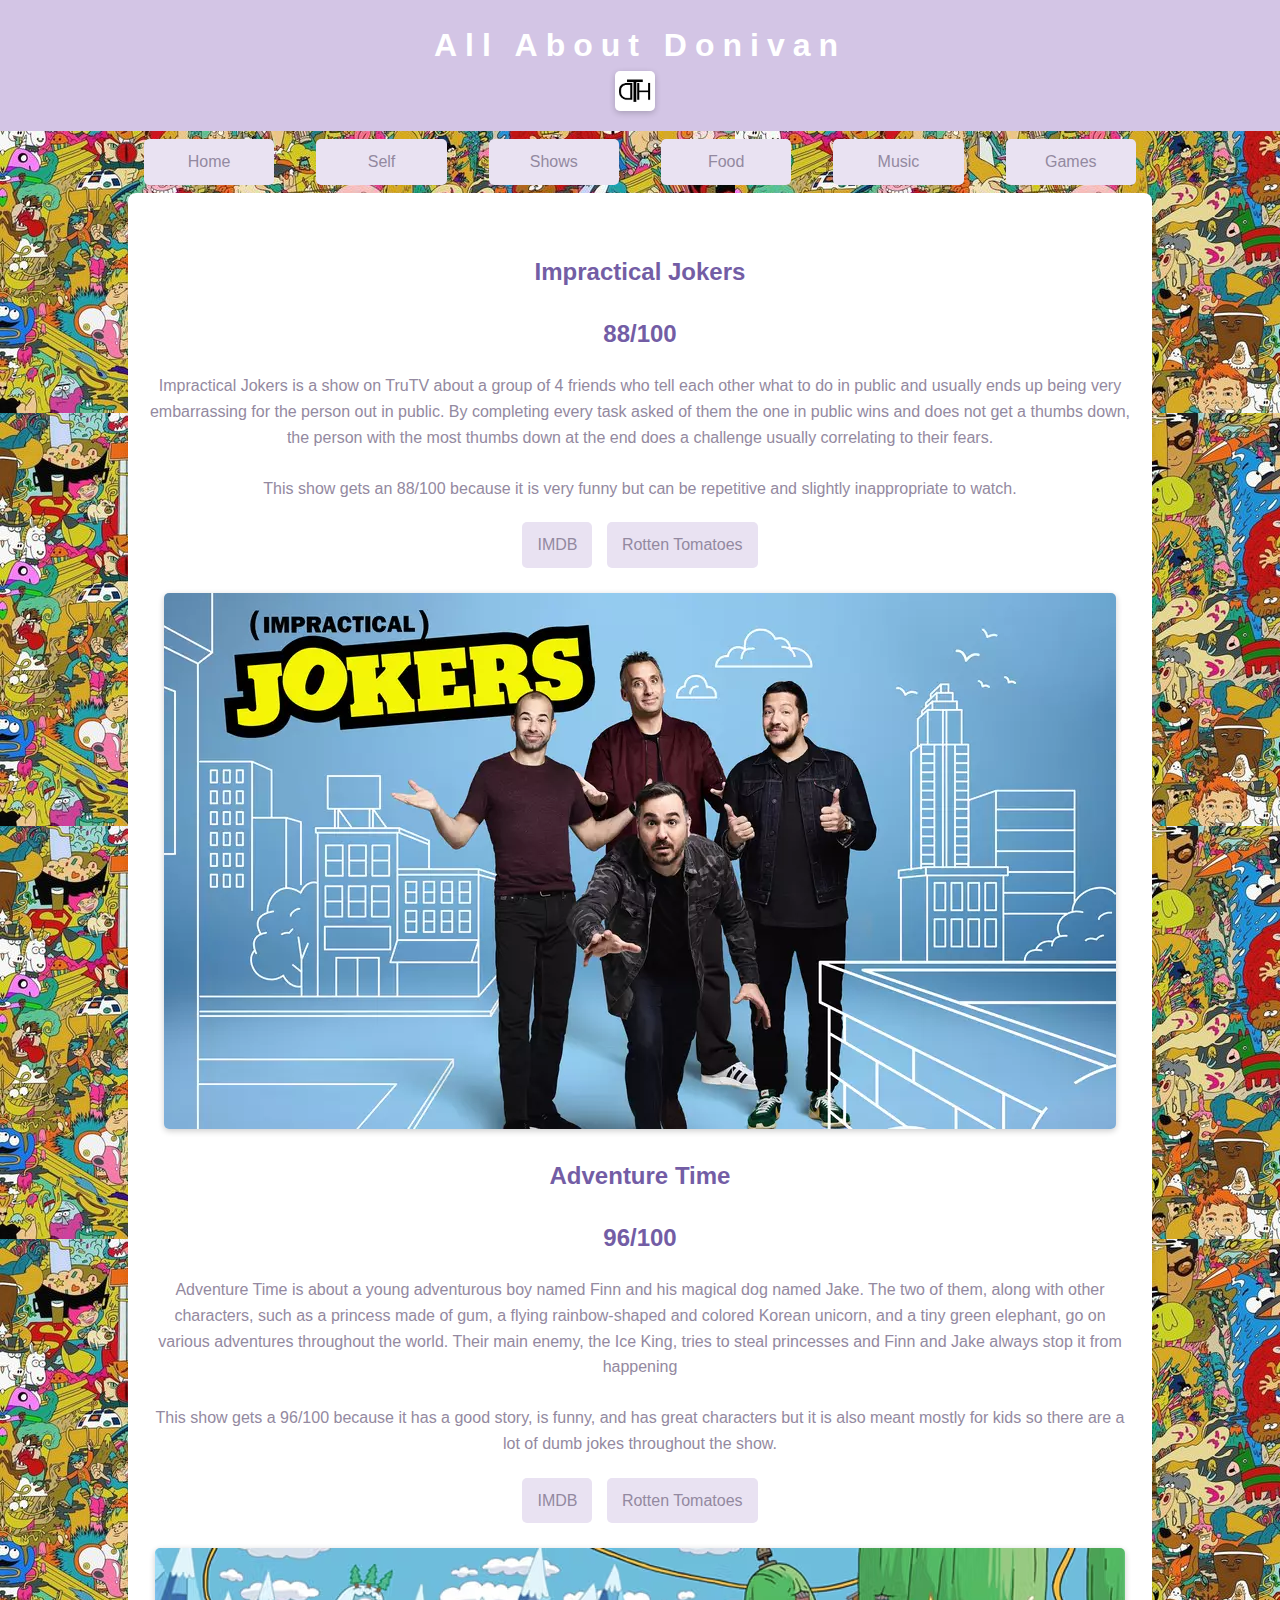
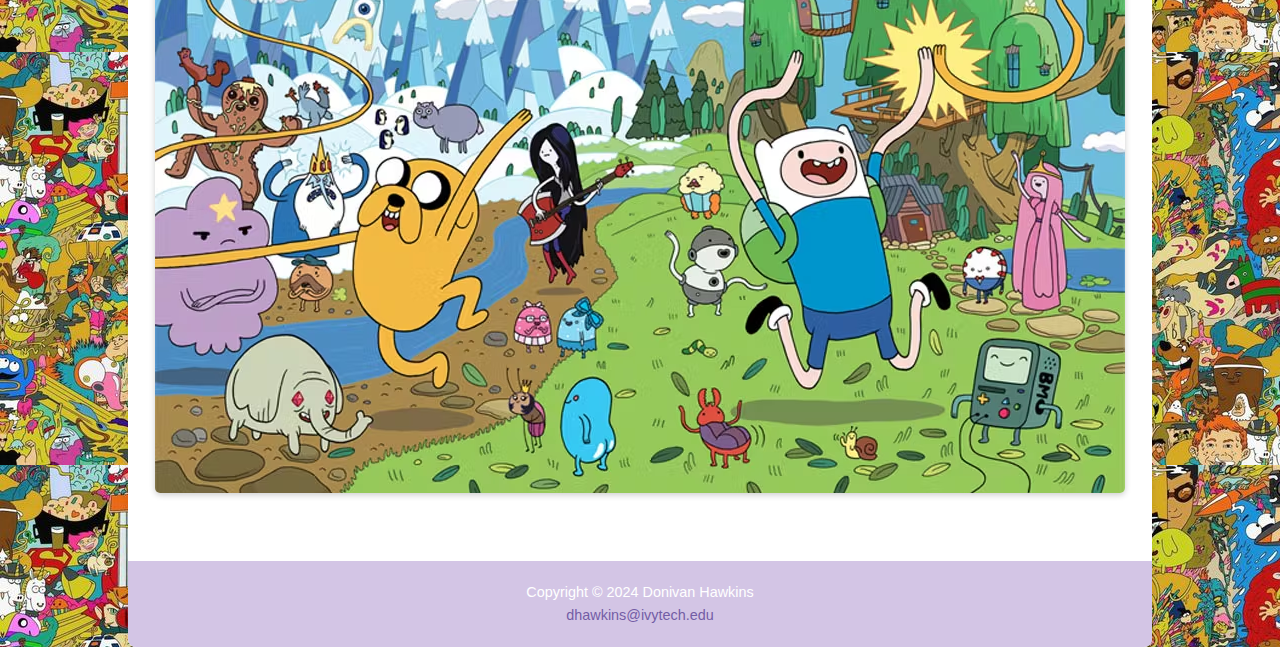
<file: shows.html>
﻿<!DOCTYPE html>

<html lang="en" xmlns="http://www.w3.org/1999/xhtml">
<head>
    <meta charset="utf-8">
    <meta name="viewport" content="width=device-width, initial-scale=1.0">
    <meta name="description" content="Donivan Hawkins' Opinions On Shows, Games, Music, Food, and Descriptions About Himself">
    <title>All About Donivan :: Shows</title>
    <link rel="icon" type="image/png" sizes="32x32" href="images/Logo1.png">
    <link rel="stylesheet" type="text/css" href="donivanCSS.css">
</head>
<body id="shows">
    <header>
        <h1><a href="index.html">All About Donivan</a> </h1>
        <div class="image-gallery">
             <h1><img src="images/Logo/Logo1.png" alt="Logo" class="logo"> </h1>
        </div>
    </header>

        <nav>
            <ul>
                <li><a href="index.html">Home</a></li>
                <li><a href="self.html">Self</a></li>
                <li><a href="shows.html">Shows</a></li>
                <li><a href="food.html">Food</a></li>
                <li><a href="music.html">Music</a></li>
                <li><a href="games.html">Games</a></li>
            </ul>
        </nav>

    <div id="wrapper">
        <main>
            <div id="flow">
                <div>
                    <h2>Impractical Jokers</h2>
                    
                    <h3>88/100</h3>

                    <P>
                    Impractical Jokers is a show on TruTV about a group of 4 friends who tell 
                    each other what to do in public and usually ends up being very
                    embarrassing for the person out in public. By completing every task asked of them
                    the one in public wins and does not get a thumbs down, the person with the most
                    thumbs down at the end does a challenge usually correlating to their fears.  <br><br>

                    This show gets an 88/100 because it is very funny but can be 
                    repetitive and slightly inappropriate to watch.
                    </p>
                    
                    <a href="https://www.imdb.com/title/tt2100976/">IMDB</a>
                    <a href="https://www.rottentomatoes.com/tv/impractical_jokers">Rotten Tomatoes</a>

                    <div class="image-gallery">
                        <img src="images/Shows/ImpracticalJokers.webp" alt="Picture of Impractical Jokers">
                    </div>

                    <h2>Adventure Time</h2>
                    
                    <h3>96/100</h3>

                    <P>
                    Adventure Time is about a young adventurous boy named Finn and his magical dog named Jake. 
                    The two of them, along with other characters, such as a princess made of gum, a flying rainbow-shaped
                    and colored Korean unicorn, and a tiny green elephant, go on various adventures throughout the world.
                    Their main enemy, the Ice King, tries to steal princesses and Finn and Jake always stop it from happening <br><br>

                    This show gets a 96/100 because it has a good story, is funny, and has great characters 
                    but it is also meant mostly for kids so there are a lot of dumb jokes throughout the show.
                    </p>
                    
                    <a href="https://www.imdb.com/title/tt1305826/">IMDB</a>
                    <a href="https://www.rottentomatoes.com/tv/adventure_time">Rotten Tomatoes</a>

                    <div class="image-gallery">
                        <img src="images/Shows/AdventureTime.avif" alt="Picture Of Adventure Time">
                    </div>
                </div>
            </div>
        </main>
        <footer>
            Copyright © 2024 Donivan Hawkins<br>
            <a href="mailto:dhawkins@ivytech.edu">dhawkins@ivytech.edu</a>
        </footer>
    </div>
</body>

</html>
</file>
<file: donivanCSS.css>
﻿body {
    font-family: Arial, sans-serif;
    margin: 0;
    padding: 0;
    background-color: #e9e2f2;
    color: #9389a0 ; 
    line-height: 1.6;
}

header {
    background-color: #D3C5E5;
    color: #fff;
    padding: 20px 10px;
    text-align: center;
}

header h1 a {
    color: #fff;
    text-decoration: none;
    display: flex;
    align-items: center; 
}

header a:hover {
    color: #735DA5;
}

header h1 {
    display: flex;
    justify-content: center;
    align-items: center;
    margin: 0;
}

header .logo {
    max-height: 40px; 
    margin-right: 10px; 
}

header a:hover {
    color: #735DA5;
}

nav ul {
    display: grid;
    grid-template-columns: repeat(3, 1fr);
    grid-template-rows: repeat(2, auto); 
    gap: 10px; 
    padding: 0;
    margin: 0;
    list-style-type: none;
    justify-items: center; 
    align-items: center; 
}

nav li {
    text-align: center;
    width: 100%; 
}

nav a {
    display: block; 
    padding: 10px 15px; 
    background-color: #e9e2f2;
    color: #9389a0 ; 
    text-decoration: none; 
    border-radius: 5px; 
    text-align: center;
    transition: background-color 0.3s ease;
}

nav a:hover {
    background-color: #d3c5e5 ;
    color: #735DA5;
}

table {
    width: 100%;
    border-collapse: collapse;
}
th, td {
    border: 1px solid #ddd;
    padding: 8px;
    text-align: left;
}
th {
    background-color: #9389a0;
    color: white;
}

tr:nth-child(odd) {
    background-color: #f4f4f4;
}

tr:nth-child(even) {
    background-color: #c3bdca;
    color: white;
}

#wrapper {
    width: 90%;
    max-width: 1200px;
    margin: 0 auto;
    background-color: #fff;
    box-shadow: 0 4px 8px rgba(0, 0, 0, 0.1);
    border-radius: 8px;
    overflow: hidden;
}

main {
    padding: 20px;
}

h2 {
    color: #735DA5;
    text-align: center;
    margin-bottom: 20px;
}

h3 {
    color: #735DA5;
    text-align: center;
    margin-bottom: 20px;
}


#flow {
    display: flex;
    flex-direction: column;
    align-items: center;
}

#flow div {
    text-align: center;
    margin: 20px 0;
}

#flow h3 {
    font-size: 1.5rem;
    color: #735DA5;
    text-align: center;
    margin-bottom: 20px;
}

#flow a {
    display: inline-block;
    margin: 5px;
    padding: 10px 15px;
    background-color: #e9e2f2;
    color: #9389a0 ; 
    text-decoration: none;
    border-radius: 5px;
    transition: background-color 0.3s ease;
}

#flow a:hover {
    background-color: #d3c5e5 ;
    color: #735DA5;
}

.image-gallery img {
    max-width: 100%;
    height: auto;
    border-radius: 5px;
    box-shadow: 0 2px 6px rgba(0, 0, 0, 0.2);
}

footer {
    text-align: center;
    padding: 20px 0;
    background-color: #D3C5E5;
    color: #fff;
    font-size: 0.9rem;
}

footer a {
    color: #735DA5;
    text-decoration: none;
}

footer a:hover {
    text-decoration: underline;
}

@media (max-width: 650px) {
    #mobile {
        display: inline;
    }

    #desktop {
        display: none;
    }

    form {
        width: 60%;
        display: grid;
        grid-gap: 1em;
        grid-template-columns: 10em 1fr;
    }

        input[type="submit"] {
        grid-column: 2;
        width: 9em;
    }

    nav ul {
        display: block;
        text-align: center;
    }

    nav ul li {
        display: inline-block;
    }

    nav ul li a {
        padding: 12px;
        width: 100%;
        box-sizing: border-box;
    }

    th:nth-child(6), td:nth-child(6),
    th:nth-child(5), td:nth-child(5),
    th:nth-child(4), td:nth-child(4),
    th:nth-child(3), td:nth-child(3) {
        display: none;
    }
}


@media (min-width: 651px) {
    #mobile {
        display: none;
    }

    #desktop {
        display: inline;
    }

    h1 {
    font-size: 2em;
    letter-spacing: 0.25em;
    }

    nav ul {
    list-style-type: none;
    display: flex;
    flex-direction: row;
    flex-wrap: nowrap;
    justify-content: space-around;
    padding-right: 2em;
    margin: 0;
    }

    nav li {
    padding: .5em 1em;
    width: 12em;
    border-bottom: none; 
    }

    section {
    padding-left: 2em;
    padding-right: 2em;
    }

    #flow {
    display: flex;
    flex-direction: row;
    }

    #homehero, #yurthero, #trailhero {
    background-size: 100% 100%; 
    }
}

@media (min-width: 1024px) {
    body#shows {
        background-image: url("images/Shows/ShowBackground.jpg");
    }

    body#games {
        background-image: url("images/Games/GamesBackground.jpg");
    }

    body#music {
        background-image: url("images/Music/MusicBackground.avif");
    }

    body#food {
        background-image: url("images/Food/FoodBackground.jpg");
    }

    body#self {
        background-image: url("images/Self/SelfBackground.jpg");
    }

    body#home {
        background-image: url("images/Home/HomeBackground.webp");
    }

    body#formForGrade {
        background-image: url("images/Home/HomeBackground.webp");
    }

    nav ul {
    padding-left: 10%;
    padding-right: 10%;
    }

    #wrapper {
        width: 80%;
        margin: auto;
    }
}
</file>
